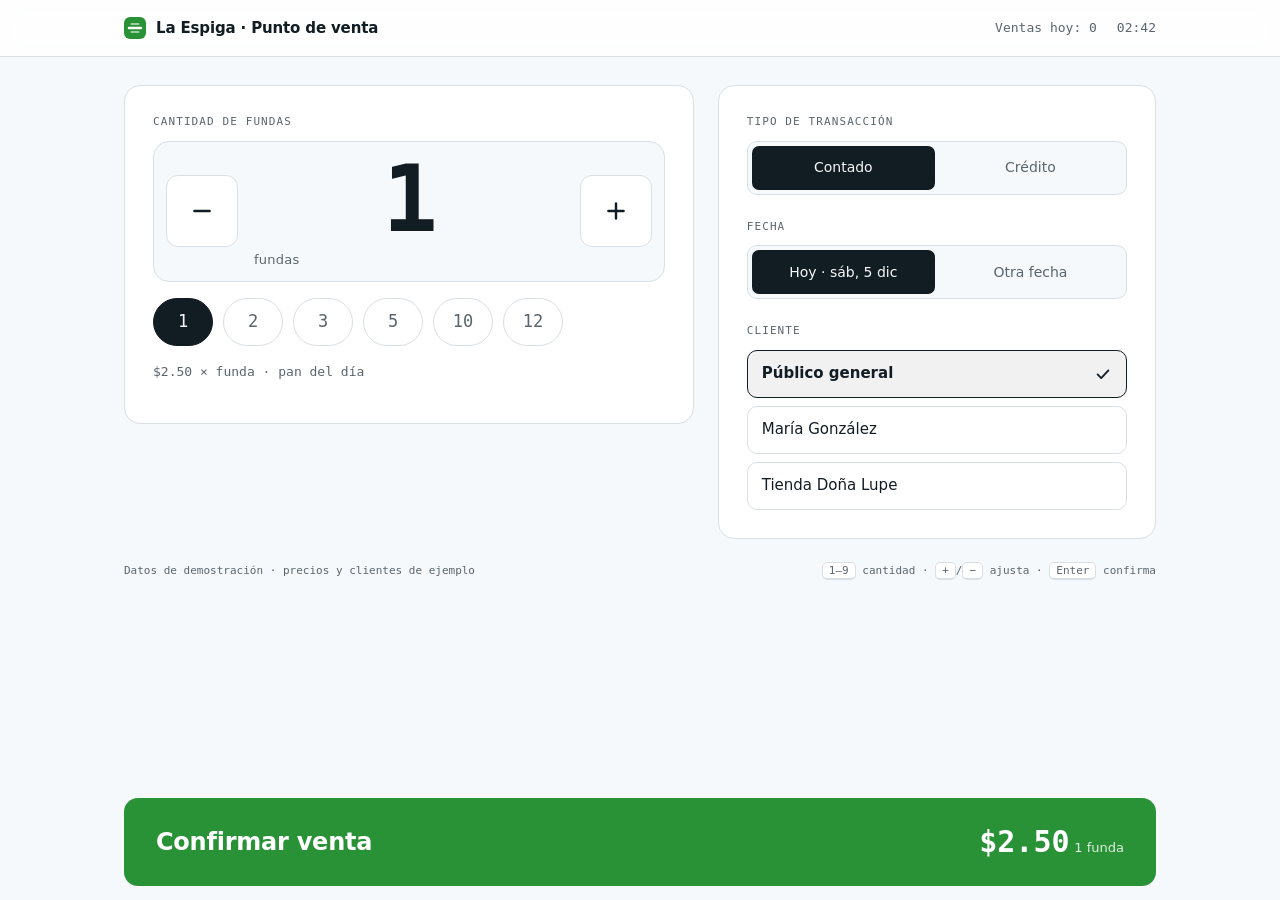
<file: diseño/exito.html>
<!doctype html>
<html lang="es">
<head>
<meta charset="utf-8">
<meta name="viewport" content="width=device-width, initial-scale=1">
<title>Punto de venta — Panadería La Espiga</title>
<style>
  :root {
    --bg:      oklch(98% 0.005 250);
    --surface: oklch(100% 0 0);
    --fg:      oklch(22% 0.02 240);
    --muted:   oklch(50% 0.018 240);
    --border:  oklch(90% 0.008 240);
    --accent:  oklch(58% 0.16 145);

    --font-display: -apple-system, BlinkMacSystemFont, 'Inter', 'Segoe UI', system-ui, sans-serif;
    --font-body:    -apple-system, BlinkMacSystemFont, 'Inter', 'Segoe UI', system-ui, sans-serif;
    --font-mono:    'JetBrains Mono', 'IBM Plex Mono', ui-monospace, Menlo, monospace;

    /* derivados */
    --fg-soft:     color-mix(in oklch, var(--fg) 6%, transparent);
    --hover-bg:    color-mix(in oklch, var(--fg) 5%, transparent);
    --accent-deep: color-mix(in oklch, var(--accent) 86%, black);

    /* estado */
    --warn:     oklch(80% 0.14 85);
    --warn-bg:  color-mix(in oklch, oklch(80% 0.14 85) 14%, var(--surface));
    --warn-brd: color-mix(in oklch, oklch(80% 0.14 85) 45%, var(--border));
    --warn-ink: oklch(48% 0.11 80);

    --radius: 12px;
    --radius-lg: 16px;
    --container: 1080px;
    --cta-h: 88px;
  }

  *, *::before, *::after { box-sizing: border-box; }

  body {
    margin: 0;
    background: var(--bg);
    color: var(--fg);
    font-family: var(--font-body);
    font-size: 15px;
    line-height: 1.5;
    -webkit-font-smoothing: antialiased;
    text-rendering: optimizeLegibility;
  }

  button { font: inherit; cursor: pointer; }

  :is(a, button):focus-visible {
    outline: 2px solid var(--accent);
    outline-offset: 2px;
  }

  .mono { font-family: var(--font-mono); font-variant-numeric: tabular-nums; }
  .num  { font-family: var(--font-mono); font-variant-numeric: tabular-nums; }

  .container { max-width: var(--container); margin-inline: auto; padding-inline: 24px; }

  .eyebrow {
    font-family: var(--font-mono);
    font-size: 11px;
    letter-spacing: 0.1em;
    text-transform: uppercase;
    color: var(--muted);
    margin: 0 0 10px;
  }

  /* ─── Cabecera ─────────────────────────────────────── */
  .topbar {
    position: sticky;
    top: 0;
    z-index: 20;
    background: color-mix(in oklch, var(--surface) 85%, transparent);
    -webkit-backdrop-filter: blur(10px);
    backdrop-filter: blur(10px);
    border-bottom: 1px solid var(--border);
  }

  .topbar__inner {
    display: flex;
    align-items: center;
    justify-content: space-between;
    gap: 16px;
    height: 56px;
  }

  .brand {
    display: inline-flex;
    align-items: center;
    gap: 10px;
    font-weight: 650;
    font-size: 15px;
    letter-spacing: -0.01em;
  }

  .brand svg { display: block; }

  .topbar__meta {
    display: flex;
    align-items: center;
    gap: 20px;
    font-size: 13px;
    color: var(--muted);
  }

  .topbar__meta .num { font-size: 13px; }

  /* ─── Rejilla principal ────────────────────────────── */
  .pos-grid {
    display: grid;
    grid-template-columns: 1.3fr 1fr;
    gap: 24px;
    align-items: start;
    padding-block: 28px 24px;
  }

  .panel {
    background: var(--surface);
    border: 1px solid var(--border);
    border-radius: var(--radius-lg);
    padding: 28px;
  }

  /* ─── Cantidad (héroe) ─────────────────────────────── */
  .qty-panel .eyebrow { display: flex; align-items: center; gap: 8px; }

  .qty-hero {
    display: grid;
    grid-template-columns: auto 1fr auto;
    align-items: center;
    gap: 16px;
    border: 1px solid var(--border);
    border-radius: var(--radius-lg);
    background: var(--bg);
    padding: 12px;
  }

  .step-btn {
    width: 72px;
    height: 72px;
    border: 1px solid var(--border);
    border-radius: var(--radius);
    background: var(--surface);
    color: var(--fg);
    display: grid;
    place-items: center;
    transition: background-color .12s ease, transform .05s ease;
  }

  .step-btn:hover { background: var(--hover-bg); }
  .step-btn:active { transform: translateY(1px); }
  .step-btn svg { width: 26px; height: 26px; }

  .qty-value {
    text-align: center;
    font-family: var(--font-mono);
    font-variant-numeric: tabular-nums;
    font-size: clamp(64px, 9vw, 92px);
    line-height: 1;
    font-weight: 600;
    letter-spacing: -0.03em;
    min-width: 2ch;
  }

  .qty-unit {
    display: block;
    font-family: var(--font-body);
    font-size: 13px;
    font-weight: 500;
    letter-spacing: 0.02em;
    color: var(--muted);
    margin-top: 4px;
  }

  .qty-shortcuts {
    display: flex;
    flex-wrap: wrap;
    gap: 10px;
    margin-top: 16px;
  }

  .chip {
    min-width: 60px;
    height: 48px;
    padding-inline: 16px;
    border: 1px solid var(--border);
    border-radius: 999px;
    background: var(--surface);
    color: var(--muted);
    font-family: var(--font-mono);
    font-variant-numeric: tabular-nums;
    font-size: 17px;
    transition: background-color .12s ease, color .12s ease, border-color .12s ease;
  }

  .chip:hover { color: var(--fg); background: var(--hover-bg); }

  .chip[aria-pressed="true"] {
    background: var(--fg);
    border-color: var(--fg);
    color: var(--bg);
  }

  .price-meta {
    margin-top: 16px;
    font-size: 13px;
    color: var(--muted);
  }

  /* ─── Panel de opciones ────────────────────────────── */
  .opt + .opt { margin-top: 24px; }

  .seg {
    display: flex;
    gap: 4px;
    padding: 4px;
    border: 1px solid var(--border);
    border-radius: 10px;
    background: var(--bg);
  }

  .seg button {
    flex: 1;
    height: 44px;
    border: 0;
    border-radius: 7px;
    background: transparent;
    color: var(--muted);
    font-size: 14px;
    font-weight: 500;
    transition: background-color .12s ease, color .12s ease;
  }

  .seg button:hover { color: var(--fg); background: var(--hover-bg); }

  .seg button[aria-pressed="true"] {
    background: var(--fg);
    color: var(--bg);
  }

  .hint {
    display: none;
    margin-top: 8px;
    font-size: 13px;
    color: var(--muted);
  }

  .hint.show { display: block; }

  .date-input {
    display: none;
    margin-top: 8px;
    width: 100%;
    height: 44px;
    padding-inline: 12px;
    border: 1px solid var(--border);
    border-radius: 10px;
    background: var(--surface);
    color: var(--fg);
    font: inherit;
  }

  .date-input.show { display: block; }

  .client-list {
    display: grid;
    gap: 8px;
  }

  .client-btn {
    display: flex;
    align-items: center;
    justify-content: space-between;
    gap: 12px;
    height: 48px;
    padding-inline: 14px;
    border: 1px solid var(--border);
    border-radius: 10px;
    background: var(--surface);
    color: var(--fg);
    text-align: left;
    transition: background-color .12s ease, border-color .12s ease;
  }

  .client-btn:hover { background: var(--hover-bg); }

  .client-btn[aria-checked="true"] {
    border-color: var(--fg);
    background: var(--fg-soft);
    font-weight: 600;
  }

  .client-btn svg {
    width: 18px;
    height: 18px;
    opacity: 0;
    flex: none;
  }

  .client-btn[aria-checked="true"] svg { opacity: 1; }

  /* Deuda: solo con cliente específico */
  .debt-alert {
    display: none;
    margin-top: 12px;
    padding: 12px 14px;
    border: 1px solid var(--warn-brd);
    border-radius: 10px;
    background: var(--warn-bg);
    font-size: 13px;
    line-height: 1.45;
  }

  .debt-alert.show { display: flex; gap: 10px; align-items: flex-start; }

  .debt-alert svg { width: 18px; height: 18px; flex: none; margin-top: 1px; stroke: var(--warn-ink); }

  .debt-alert strong { color: var(--warn-ink); font-weight: 650; }

  .debt-alert .num { font-weight: 600; }

  /* ─── CTA masiva ───────────────────────────────────── */
  .cta-bar {
    position: fixed;
    left: 0;
    right: 0;
    bottom: 0;
    z-index: 30;
    padding: 14px 24px calc(14px + env(safe-area-inset-bottom));
    background: linear-gradient(to top, var(--bg) 78%, transparent);
  }

  .confirm-btn {
    width: 100%;
    max-width: var(--container);
    margin-inline: auto;
    display: flex;
    align-items: center;
    justify-content: space-between;
    gap: 16px;
    min-height: var(--cta-h);
    padding: 16px 32px;
    border: 0;
    border-radius: 14px;
    background: var(--accent);
    color: var(--surface);
    transition: background-color .12s ease, transform .05s ease;
  }

  .confirm-btn:hover { background: var(--accent-deep); }
  .confirm-btn:active { transform: translateY(1px); }

  .confirm-btn .label {
    font-size: clamp(19px, 2.4vw, 24px);
    font-weight: 700;
    letter-spacing: -0.01em;
    white-space: nowrap;
  }

  .confirm-btn .total {
    text-align: right;
    line-height: 1.15;
  }

  .confirm-btn .total .amount {
    font-family: var(--font-mono);
    font-variant-numeric: tabular-nums;
    font-size: clamp(22px, 3vw, 30px);
    font-weight: 700;
  }

  .confirm-btn .total .detail {
    font-size: 13px;
    opacity: 0.85;
  }

  /* ─── Pie / ayudas ─────────────────────────────────── */
  .page-meta {
    display: flex;
    justify-content: space-between;
    gap: 16px;
    flex-wrap: wrap;
    padding-bottom: 140px;
    font-family: var(--font-mono);
    font-size: 11px;
    color: var(--muted);
  }

  kbd {
    padding: 1px 6px;
    border: 1px solid var(--border);
    border-bottom-width: 2px;
    border-radius: 5px;
    background: var(--surface);
    font-family: inherit;
    font-size: 11px;
  }

  /* ─── Overlay de éxito ─────────────────────────────── */
  .overlay {
    position: fixed;
    inset: 0;
    z-index: 40;
    display: none;
    place-items: center;
    background: color-mix(in oklab, var(--fg) 38%, transparent);
    -webkit-backdrop-filter: blur(3px);
    backdrop-filter: blur(3px);
  }

  .overlay.show { display: grid; }

  .success-card {
    background: var(--surface);
    border-radius: var(--radius-lg);
    box-shadow: 0 24px 64px -32px color-mix(in oklab, var(--fg) 45%, transparent);
    padding: 36px 44px;
    text-align: center;
    animation: pop .22s ease;
  }

  @keyframes pop {
    from { transform: scale(.94); opacity: 0; }
    to   { transform: scale(1);   opacity: 1; }
  }

  .success-card .check {
    width: 68px;
    height: 68px;
    margin: 0 auto 16px;
    border-radius: 50%;
    background: var(--accent);
    display: grid;
    place-items: center;
  }

  .success-card h3 { margin: 0 0 4px; font-size: 20px; letter-spacing: -0.01em; }

  .success-card p { margin: 0; color: var(--muted); font-size: 14px; }

  @media (prefers-reduced-motion: reduce) {
    * { animation-duration: .01ms !important; transition-duration: .01ms !important; }
  }

  /* ─── Móvil ────────────────────────────────────────── */
  @media (max-width: 920px) {
    .pos-grid { grid-template-columns: 1fr; padding-block: 20px 16px; }
    .panel { padding: 20px; }
    .step-btn { width: 60px; height: 60px; }
    .topbar__meta .clock-wrap { display: none; }
    .page-meta { padding-bottom: 132px; }
  }
</style>
</head>
<body>

<header class="topbar" data-od-id="pos-header">
  <div class="container topbar__inner">
    <span class="brand" data-od-id="brand-logo">
      <svg width="22" height="22" viewBox="0 0 22 22" fill="none" aria-hidden="true">
        <rect width="22" height="22" rx="6" fill="var(--accent)"/>
        <path d="M5 11h12" style="stroke: var(--surface);" stroke-width="2.5" stroke-linecap="round"/>
        <path d="M7.5 7h7M7.5 15h7" style="stroke: var(--surface);" stroke-width="2" stroke-linecap="round" opacity=".55"/>
      </svg>
      La Espiga · Punto de venta
    </span>
    <div class="topbar__meta mono">
      <span>Ventas hoy: <span id="sales-count">0</span></span>
      <span class="clock-wrap num" id="clock">--:--</span>
    </div>
  </div>
</header>

<main id="content">
  <div class="container pos-grid">

    <!-- CANTIDAD: héroe -->
    <section class="panel qty-panel" data-od-id="qty-hero" aria-labelledby="qty-label">
      <p class="eyebrow" id="qty-label">Cantidad de fundas</p>

      <div class="qty-hero">
        <button class="step-btn" id="btn-minus" aria-label="Quitar una funda">
          <svg viewBox="0 0 24 24" fill="none" aria-hidden="true"><path d="M5 12h14" stroke="currentColor" stroke-width="2.25" stroke-linecap="round"/></svg>
        </button>

        <div>
          <div class="qty-value" id="qty-value" aria-live="polite" aria-atomic="true">1</div>
          <span class="qty-unit">fundas</span>
        </div>

        <button class="step-btn" id="btn-plus" aria-label="Agregar una funda">
          <svg viewBox="0 0 24 24" fill="none" aria-hidden="true"><path d="M12 5v14M5 12h14" stroke="currentColor" stroke-width="2.25" stroke-linecap="round"/></svg>
        </button>
      </div>

      <div class="qty-shortcuts" role="group" aria-label="Atajos de cantidad" data-od-id="qty-shortcuts">
        <button class="chip" data-qty="1" aria-pressed="true">1</button>
        <button class="chip" data-qty="2" aria-pressed="false">2</button>
        <button class="chip" data-qty="3" aria-pressed="false">3</button>
        <button class="chip" data-qty="5" aria-pressed="false">5</button>
        <button class="chip" data-qty="10" aria-pressed="false">10</button>
        <button class="chip" data-qty="12" aria-pressed="false">12</button>
      </div>

      <p class="price-meta mono">$2.50 × funda · pan del día</p>
    </section>

    <!-- Opciones secundarias -->
    <section class="panel" data-od-id="sale-options" aria-label="Detalles de la venta">

      <div class="opt" data-od-id="txn-type">
        <p class="eyebrow">Tipo de transacción</p>
        <div class="seg" role="group" aria-label="Tipo de transacción">
          <button id="txn-contado" aria-pressed="true">Contado</button>
          <button id="txn-credito" aria-pressed="false">Crédito</button>
        </div>
        <p class="hint" id="credito-hint">El crédito requiere un cliente registrado.</p>
      </div>

      <div class="opt" data-od-id="sale-date">
        <p class="eyebrow">Fecha</p>
        <div class="seg" role="group" aria-label="Fecha de la venta">
          <button id="date-hoy" aria-pressed="true">Hoy</button>
          <button id="date-otra" aria-pressed="false">Otra fecha</button>
        </div>
        <input class="date-input" type="date" id="date-input" aria-label="Elegir fecha">
      </div>

      <div class="opt" data-od-id="client-select">
        <p class="eyebrow">Cliente</p>
        <div class="client-list" role="radiogroup" aria-label="Cliente">
          <button class="client-btn" data-client="publico" aria-checked="true" role="radio">
            Público general
            <svg viewBox="0 0 20 20" fill="none" aria-hidden="true"><path d="M4 10.5l4 4L16 6" stroke="currentColor" stroke-width="2" stroke-linecap="round" stroke-linejoin="round"/></svg>
          </button>
          <button class="client-btn" data-client="maria" aria-checked="false" role="radio">
            María González
            <svg viewBox="0 0 20 20" fill="none" aria-hidden="true"><path d="M4 10.5l4 4L16 6" stroke="currentColor" stroke-width="2" stroke-linecap="round" stroke-linejoin="round"/></svg>
          </button>
          <button class="client-btn" data-client="lupe" aria-checked="false" role="radio">
            Tienda Doña Lupe
            <svg viewBox="0 0 20 20" fill="none" aria-hidden="true"><path d="M4 10.5l4 4L16 6" stroke="currentColor" stroke-width="2" stroke-linecap="round" stroke-linejoin="round"/></svg>
          </button>
        </div>

        <div class="debt-alert" id="debt-alert" role="status" data-od-id="debt-alert">
          <svg viewBox="0 0 20 20" fill="none" aria-hidden="true">
            <path d="M10 3.5L18 16.5H2L10 3.5z" stroke-width="1.6" stroke-linejoin="round"/>
            <path d="M10 8.5v3.5" stroke-width="1.6" stroke-linecap="round"/>
            <circle cx="10" cy="14.3" r="0.9" fill="currentColor" stroke="none"/>
          </svg>
          <span id="debt-text"></span>
        </div>
      </div>

    </section>
  </div>

  <div class="container page-meta" data-od-id="page-meta">
    <span>Datos de demostración · precios y clientes de ejemplo</span>
    <span><kbd>1–9</kbd> cantidad · <kbd>+</kbd>/<kbd>−</kbd> ajusta · <kbd>Enter</kbd> confirma</span>
  </div>
</main>

<!-- CTA masiva -->
<div class="cta-bar" data-od-id="confirm-cta">
  <div class="container">
    <button class="confirm-btn" id="btn-confirm">
      <span class="label">Confirmar venta</span>
      <span class="total">
        <span class="amount" id="cta-total">$2.50</span>
        <span class="detail" id="cta-detail">1 funda</span>
      </span>
    </button>
  </div>
</div>

<!-- Confirmación -->
<div class="overlay" id="overlay" data-od-id="success-overlay">
  <div class="success-card" role="alertdialog" aria-live="polite" aria-label="Venta registrada">
    <div class="check">
      <svg width="34" height="34" viewBox="0 0 34 34" fill="none" aria-hidden="true">
        <path d="M8 17.5l6.5 6.5L26 10.5" style="stroke: var(--surface);" stroke-width="3.5" stroke-linecap="round" stroke-linejoin="round"/>
      </svg>
    </div>
    <h3>Venta registrada</h3>
    <p class="mono" id="success-detail"></p>
  </div>
</div>

<script>
  (function () {
    var PRICE = 2.50;

    var CLIENTS = {
      publico: null,
      maria:   { name: 'María González',   debt: 45.00 },
      lupe:    { name: 'Tienda Doña Lupe', debt: 120.00 }
    };

    var state = { qty: 1, txn: 'contado', dateMode: 'hoy', client: 'publico' };
    var keyBuffer = '';
    var keyTimer;

    var $ = function (id) { return document.getElementById(id); };
    var qtyValue = $('qty-value');
    var chips = Array.prototype.slice.call(document.querySelectorAll('.chip'));
    var debtAlert = $('debt-alert');
    var debtText = $('debt-text');
    var creditoHint = $('credito-hint');
    var ctaTotal = $('cta-total');
    var ctaDetail = $('cta-detail');

    function money(n) { return '$' + n.toFixed(2); }

    function render() {
      qtyValue.textContent = state.qty;

      chips.forEach(function (c) {
        c.setAttribute('aria-pressed', String(Number(c.dataset.qty) === state.qty));
      });

      $('txn-contado').setAttribute('aria-pressed', String(state.txn === 'contado'));
      $('txn-credito').setAttribute('aria-pressed', String(state.txn === 'credito'));
      creditoHint.classList.toggle('show', state.txn === 'credito' && state.client === 'publico');

      $('date-hoy').setAttribute('aria-pressed', String(state.dateMode === 'hoy'));
      $('date-otra').setAttribute('aria-pressed', String(state.dateMode === 'otra'));
      $('date-input').classList.toggle('show', state.dateMode === 'otra');

      document.querySelectorAll('.client-btn').forEach(function (b) {
        b.setAttribute('aria-checked', String(b.dataset.client === state.client));
      });

      var client = CLIENTS[state.client];
      if (client && client.debt > 0) {
        debtText.innerHTML = '<strong>' + client.name + '</strong> registra <span class="num">' +
          money(client.debt) + '</span> pendientes en cuentas.';
        debtAlert.classList.add('show');
      } else {
        debtAlert.classList.remove('show');
      }

      var total = state.qty * PRICE;
      ctaTotal.textContent = money(total);
      ctaDetail.textContent = state.qty + (state.qty === 1 ? ' funda' : ' fundas') +
        (state.txn === 'credito' ? ' · crédito' : '');
    }

    function setQty(n) {
      state.qty = Math.min(99, Math.max(1, n));
      render();
    }

    $('btn-minus').addEventListener('click', function () { setQty(state.qty - 1); });
    $('btn-plus').addEventListener('click', function () { setQty(state.qty + 1); });

    chips.forEach(function (c) {
      c.addEventListener('click', function () { setQty(Number(c.dataset.qty)); });
    });

    $('txn-contado').addEventListener('click', function () { state.txn = 'contado'; render(); });
    $('txn-credito').addEventListener('click', function () { state.txn = 'credito'; render(); });

    $('date-hoy').addEventListener('click', function () { state.dateMode = 'hoy'; render(); });
    $('date-otra').addEventListener('click', function () { state.dateMode = 'otra'; render(); });

    document.querySelectorAll('.client-btn').forEach(function (b) {
      b.addEventListener('click', function () { state.client = b.dataset.client; render(); });
    });

    /* Fecha por defecto: hoy */
    var today = new Date();
    var fmt = new Intl.DateTimeFormat('es', { weekday: 'short', day: 'numeric', month: 'short' });
    $('date-hoy').textContent = 'Hoy · ' + fmt.format(today).replace('.', '');
    var pad = function (n) { return String(n).padStart(2, '0'); };
    $('date-input').value = today.getFullYear() + '-' + pad(today.getMonth() + 1) + '-' + pad(today.getDate());

    /* Reloj */
    function tick() {
      $('clock').textContent = new Date().toLocaleTimeString('es', { hour: '2-digit', minute: '2-digit' });
    }
    tick();
    setInterval(tick, 15000);

    /* Confirmar venta */
    var salesToday = 0;
    var overlay = $('overlay');

    function confirmSale() {
      var total = state.qty * PRICE;
      $('success-detail').textContent = money(total) + ' · ' + state.qty +
        (state.qty === 1 ? ' funda' : ' fundas') +
        (state.txn === 'credito' ? ' al crédito' : ' al contado');
      overlay.classList.add('show');

      setTimeout(function () {
        overlay.classList.remove('show');
        salesToday += 1;
        $('sales-count').textContent = salesToday;
        state.qty = 1;
        render();
      }, 1100);
    }

    $('btn-confirm').addEventListener('click', confirmSale);

    document.addEventListener('keydown', function (e) {
      var tag = document.activeElement && document.activeElement.tagName;
      if (tag === 'INPUT' || tag === 'TEXTAREA' || overlay.classList.contains('show')) {
        return;
      }
      if (e.key >= '0' && e.key <= '9') {
        keyBuffer = (keyBuffer + e.key).slice(-2);
        setQty(Number(keyBuffer) || 1);
        clearTimeout(keyTimer);
        keyTimer = setTimeout(function () { keyBuffer = ''; }, 900);
      } else if (e.key === '+' || e.key === '=') {
        setQty(state.qty + 1);
      } else if (e.key === '-' || e.key === '_') {
        setQty(state.qty - 1);
      } else if (e.key === 'Enter') {
        e.preventDefault();
        confirmSale();
      } else if (e.key === 'Backspace') {
        setQty(Math.floor(state.qty / 10) || 1);
      }
    });
  })();
</script>

</body>
</html>
</file>
